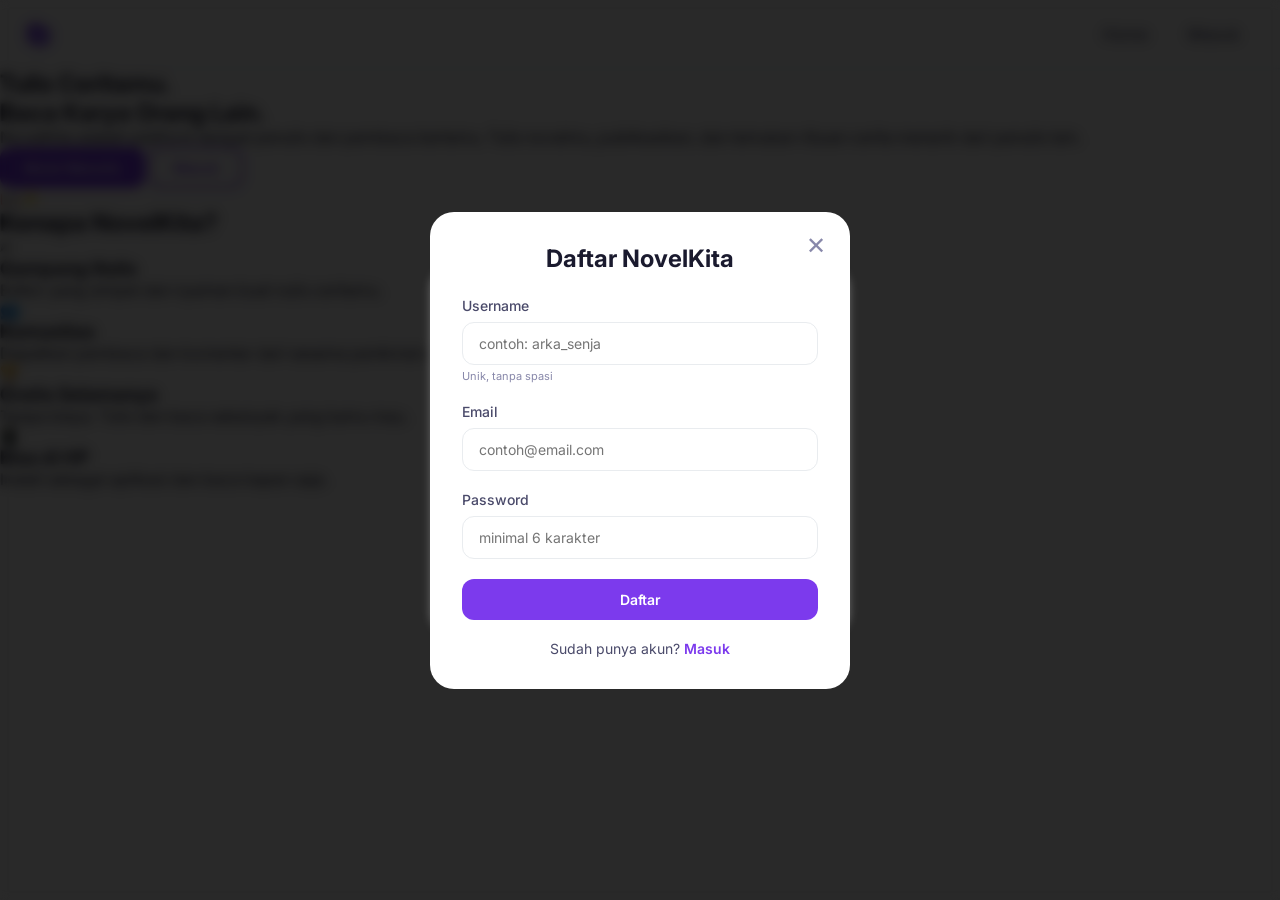
<file: index.html>
<!DOCTYPE html>
<html lang="id">
<head>
    <meta charset="UTF-8">
    <meta name="viewport" content="width=device-width, initial-scale=1.0, viewport-fit=cover">
    <title>NovelKita - Baca & Tulis Novel</title>
    <link rel="preconnect" href="https://fonts.googleapis.com">
    <link rel="preconnect" href="https://fonts.gstatic.com" crossorigin>
    <link href="https://fonts.googleapis.com/css2?family=Inter:opsz,wght@14..32,300;14..32,400;14..32,500;14..32,600;14..32,700;14..32,800&display=swap" rel="stylesheet">
    <link rel="stylesheet" href="style.css">
</head>
<body>

    <!-- NAVIGATION -->
    <nav class="navbar">
        <div class="nav-container">
            <div class="nav-logo">
                <span class="logo-icon">📚</span>
            </div>
            <div class="nav-links" id="navLinks">
                <a href="home.html" class="nav-link">Home</a>
                <a href="#" class="nav-link" id="loginNavBtn">Masuk</a>
            </div>
            <button class="menu-toggle" id="menuToggle">☰</button>
        </div>
    </nav>

    <!-- LANDING PAGE -->
    <main>
        <!-- Hero Section -->
        <section class="hero">
            <div class="hero-content">
                <h1 class="hero-title">Tulis Ceritamu.<br>Baca Karya Orang Lain.</h1>
                <p class="hero-desc">NovelKita adalah platform tempat penulis dan pembaca bertemu. Tulis novelmu, publikasikan, dan temukan ribuan cerita menarik dari penulis lain.</p>
                <div class="hero-buttons">
                    <button class="btn-primary" id="registerBtn">Mulai Menulis</button>
                    <button class="btn-secondary" id="loginBtn">Masuk</button>
                </div>
            </div>
            <div class="hero-image">
                <span class="hero-emoji">📖✨</span>
            </div>
        </section>

        <!-- Fitur Section -->
        <section class="features">
            <h2 class="section-title">Kenapa NovelKita?</h2>
            <div class="features-grid">
                <div class="feature-card">
                    <div class="feature-icon">✍️</div>
                    <h3>Gampang Nulis</h3>
                    <p>Editor yang simpel dan nyaman buat nulis ceritamu.</p>
                </div>
                <div class="feature-card">
                    <div class="feature-icon">👥</div>
                    <h3>Komunitas</h3>
                    <p>Dapatkan pembaca dan komentar dari sesama penikmat cerita.</p>
                </div>
                <div class="feature-card">
                    <div class="feature-icon">🏆</div>
                    <h3>Gratis Selamanya</h3>
                    <p>Tanpa biaya. Tulis dan baca sebanyak yang kamu mau.</p>
                </div>
                <div class="feature-card">
                    <div class="feature-icon">📱</div>
                    <h3>Bisa di HP</h3>
                    <p>Install sebagai aplikasi dan baca kapan saja.</p>
                </div>
            </div>
        </section>
    </main>

    <!-- MODAL LOGIN -->
    <div id="loginModal" class="modal hidden">
        <div class="modal-content">
            <button class="modal-close" id="closeLoginModal">✕</button>
            <h2 class="modal-title">Masuk ke NovelKita</h2>
            <form id="loginForm">
                <div class="input-group">
                    <label>Email / Username</label>
                    <input type="text" id="loginEmail" placeholder="contoh@email.com atau username" required>
                </div>
                <div class="input-group">
                    <label>Password</label>
                    <input type="password" id="loginPassword" placeholder="••••••••" required>
                </div>
                <button type="submit" class="btn-primary full-width">Masuk</button>
                <p class="modal-footer-text">Belum punya akun? <span id="switchToRegister">Daftar</span></p>
            </form>
        </div>
    </div>

    <!-- MODAL REGISTER -->
    <div id="registerModal" class="modal hidden">
        <div class="modal-content">
            <button class="modal-close" id="closeRegisterModal">✕</button>
            <h2 class="modal-title">Daftar NovelKita</h2>
            <form id="registerForm">
                <div class="input-group">
                    <label>Username</label>
                    <input type="text" id="regUsername" placeholder="contoh: arka_senja" required>
                    <small class="input-hint">Unik, tanpa spasi</small>
                </div>
                <div class="input-group">
                    <label>Email</label>
                    <input type="email" id="regEmail" placeholder="contoh@email.com" required>
                </div>
                <div class="input-group">
                    <label>Password</label>
                    <input type="password" id="regPassword" placeholder="minimal 6 karakter" required>
                </div>
                <button type="submit" class="btn-primary full-width">Daftar</button>
                <p class="modal-footer-text">Sudah punya akun? <span id="switchToLogin">Masuk</span></p>
            </form>
        </div>
    </div>

    <script src="mock-data.js"></script>
    <script src="auth.js"></script>
    <script src="utils.js"></script>
    <script src="theme.js"></script>
</body>
</html>
</file>
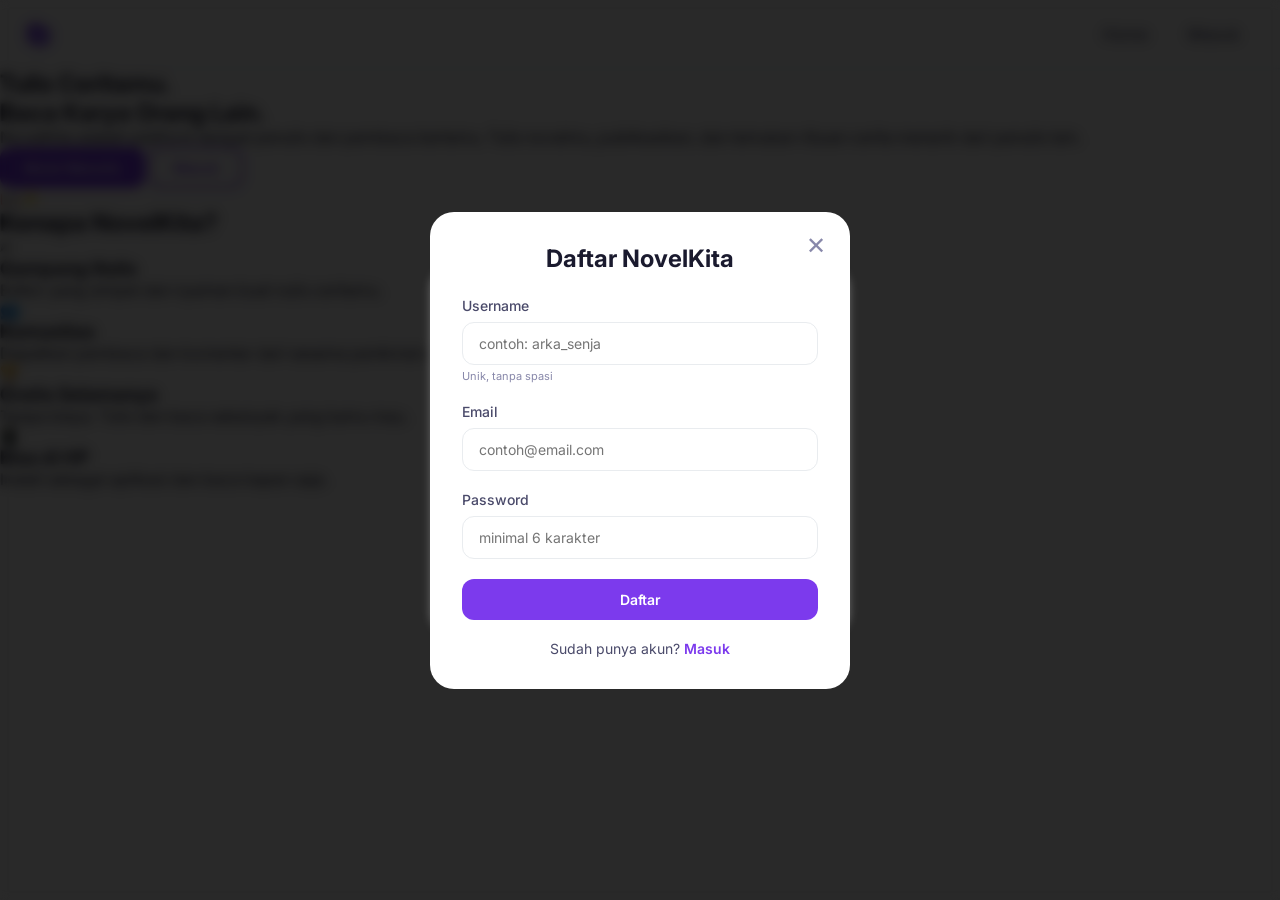
<file: chapter-edit.html>
<!DOCTYPE html>
<html lang="id">
<head>
    <meta charset="UTF-8">
    <meta name="viewport" content="width=device-width, initial-scale=1.0">
    <title>Edit Chapter - NovelKita</title>
    <link rel="preconnect" href="https://fonts.googleapis.com">
    <link rel="preconnect" href="https://fonts.gstatic.com" crossorigin>
    <link href="https://fonts.googleapis.com/css2?family=Inter:opsz,wght@14..32,300;14..32,400;14..32,500;14..32,600;14..32,700;14..32,800&display=swap" rel="stylesheet">
    <link rel="stylesheet" href="style.css">
    <style>
        .edit-container {
            max-width: 800px;
            margin: 0 auto;
        }

        .edit-card {
            background: var(--bg-secondary);
            border-radius: var(--radius-lg);
            padding: 32px;
            border: 1px solid var(--border);
        }

        .form-group {
            margin-bottom: 20px;
        }

        .form-group label {
            display: block;
            margin-bottom: 8px;
            font-weight: 500;
            font-size: 14px;
            color: var(--text-secondary);
        }

        .form-group input,
        .form-group textarea {
            width: 100%;
            padding: 12px 16px;
            border: 1px solid var(--border);
            border-radius: var(--radius);
            background: var(--bg-primary);
            color: var(--text-primary);
            font-family: var(--font);
            font-size: 14px;
            transition: var(--transition);
        }

        .form-group input:focus,
        .form-group textarea:focus {
            outline: none;
            border-color: var(--primary);
            box-shadow: 0 0 0 3px rgba(124,58,237,0.1);
        }

        .chapter-editor {
            width: 100%;
            padding: 16px;
            border: 1px solid var(--border);
            border-radius: var(--radius);
            background: var(--bg-primary);
            color: var(--text-primary);
            font-family: var(--font);
            font-size: 16px;
            line-height: 1.8;
            resize: vertical;
            min-height: 400px;
            transition: var(--transition);
        }

        .chapter-editor:focus {
            outline: none;
            border-color: var(--primary);
            box-shadow: 0 0 0 3px rgba(124,58,237,0.1);
        }

        .form-actions {
            display: flex;
            gap: 12px;
            margin-top: 28px;
        }

        .page-header {
            display: flex;
            align-items: center;
            gap: 16px;
            margin-bottom: 24px;
        }

        .back-btn {
            background: none;
            border: none;
            font-size: 20px;
            cursor: pointer;
            color: var(--text-secondary);
            padding: 4px 8px;
            border-radius: var(--radius);
            transition: var(--transition);
        }

        .back-btn:hover {
            background: var(--bg-secondary);
            color: var(--text-primary);
        }

        .novel-badge {
            font-size: 13px;
            color: var(--text-muted);
            margin-bottom: 24px;
        }

        .word-count {
            font-size: 12px;
            color: var(--text-muted);
            text-align: right;
            margin-top: 6px;
        }

        .chapter-list-section {
            margin-top: 32px;
            background: var(--bg-secondary);
            border-radius: var(--radius-lg);
            padding: 24px;
            border: 1px solid var(--border);
        }

        .chapter-list-section h3 {
            margin-bottom: 16px;
        }

        .chapter-item-manage {
            display: flex;
            justify-content: space-between;
            align-items: center;
            padding: 12px 16px;
            border-bottom: 1px solid var(--border);
            transition: background 0.2s;
        }

        .chapter-item-manage:hover {
            background: var(--bg-primary);
        }

        .chapter-item-manage:last-child {
            border-bottom: none;
        }

        .chapter-item-actions {
            display: flex;
            gap: 8px;
        }

        .icon-btn {
            background: none;
            border: none;
            padding: 6px 10px;
            border-radius: var(--radius);
            cursor: pointer;
            font-size: 14px;
            color: var(--text-secondary);
            transition: var(--transition);
        }

        .icon-btn:hover {
            background: var(--bg-tertiary);
            color: var(--text-primary);
        }

        .icon-btn.danger:hover {
            background: #fee2e2;
            color: #dc2626;
        }
    </style>
</head>
<body>
    <nav class="navbar">
        <div class="nav-container">
            <div class="nav-logo" onclick="window.location.href='home.html'">NovelKita</div>
            <div class="nav-links" id="navLinks"></div>
            <button class="menu-toggle" id="menuToggle">menu</button>
        </div>
    </nav>

    <main class="container">
        <div class="edit-container">
            <div class="page-header">
                <button class="back-btn" onclick="goBack()">&#8592;</button>
                <h1 id="pageTitle">Tambah Chapter</h1>
            </div>

            <div class="novel-badge" id="novelBadge"></div>

            <div class="edit-card">
                <form id="chapterForm">
                    <div class="form-group">
                        <label>Judul Chapter</label>
                        <input type="text" id="chapterTitle" placeholder="contoh: Bab 1: Awal Mula" required>
                    </div>
                    <div class="form-group">
                        <label>Konten</label>
                        <textarea class="chapter-editor" id="chapterContent" placeholder="Tulis isi chapter di sini..."></textarea>
                        <div class="word-count" id="wordCount">0 kata</div>
                    </div>
                    <div class="form-actions">
                        <button type="submit" class="btn-primary" id="saveBtn">Simpan Chapter</button>
                        <button type="button" class="btn-secondary" onclick="goBack()">Batal</button>
                    </div>
                </form>
            </div>

            <div class="chapter-list-section" id="chapterListSection" style="display:none;">
                <h3>Chapter yang Ada</h3>
                <div id="chapterListContainer"></div>
            </div>
        </div>
    </main>

    <div id="toast-container"></div>

    <script src="mock-data.js"></script>
    <script src="utils.js"></script>
    <script src="theme.js"></script>
    <script src="auth.js"></script>
    <script src="chapter-edit.js"></script>
</body>
</html>
</file>
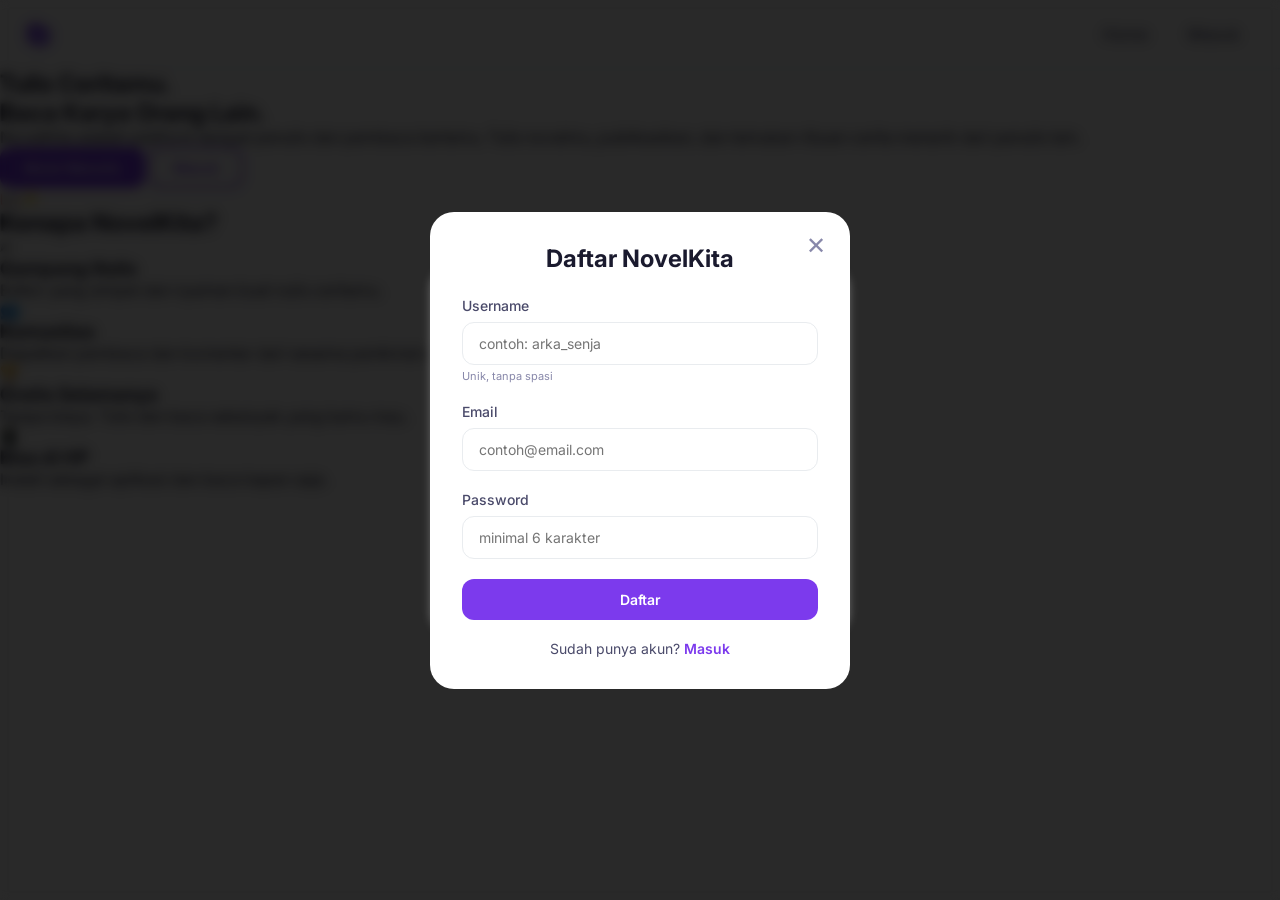
<file: dashboard.html>
<!DOCTYPE html>
<html lang="id">
<head>
    <meta charset="UTF-8">
    <meta name="viewport" content="width=device-width, initial-scale=1.0">
    <title>Dashboard - NovelKita</title>
    <link rel="preconnect" href="https://fonts.googleapis.com">
    <link rel="preconnect" href="https://fonts.gstatic.com" crossorigin>
    <link href="https://fonts.googleapis.com/css2?family=Inter:opsz,wght@14..32,300;14..32,400;14..32,500;14..32,600;14..32,700;14..32,800&display=swap" rel="stylesheet">
    <link rel="stylesheet" href="style.css">
    <style>
        .dashboard-stats {
            display: grid;
            grid-template-columns: repeat(4, 1fr);
            gap: 20px;
            margin-bottom: 32px;
        }
        
        .stat-card {
            background: var(--bg-secondary);
            border-radius: var(--radius-lg);
            padding: 20px;
            text-align: center;
            border: 1px solid var(--border);
        }
        
        .stat-card-value {
            font-size: 32px;
            font-weight: 800;
            color: var(--primary);
        }
        
        .stat-card-label {
            font-size: 13px;
            color: var(--text-muted);
            margin-top: 8px;
        }
        
        .dashboard-header {
            display: flex;
            justify-content: space-between;
            align-items: center;
            margin-bottom: 24px;
            flex-wrap: wrap;
            gap: 16px;
        }
        
        .novel-table {
            background: var(--bg-secondary);
            border-radius: var(--radius-lg);
            overflow: hidden;
            border: 1px solid var(--border);
        }
        
        .novel-row {
            display: grid;
            grid-template-columns: 60px 1fr 100px 100px 100px 120px;
            gap: 12px;
            padding: 16px 20px;
            border-bottom: 1px solid var(--border);
            align-items: center;
        }
        
        .novel-header {
            background: var(--bg-tertiary);
            font-weight: 600;
            color: var(--text-secondary);
            font-size: 13px;
        }
        
        .novel-status {
            padding: 4px 8px;
            border-radius: 20px;
            font-size: 11px;
            font-weight: 600;
            text-align: center;
            width: fit-content;
        }
        
        .status-published {
            background: var(--success);
            color: white;
        }
        
        .status-draft {
            background: var(--warning);
            color: white;
        }
        
        .status-completed {
            background: var(--primary);
            color: white;
        }
        
        .novel-actions {
            display: flex;
            gap: 8px;
        }
        
        .action-icon {
            background: none;
            border: none;
            font-size: 18px;
            cursor: pointer;
            padding: 4px 8px;
            border-radius: var(--radius);
            transition: var(--transition);
        }
        
        .action-icon:hover {
            background: var(--bg-primary);
        }
        
        @media (max-width: 768px) {
            .dashboard-stats {
                grid-template-columns: repeat(2, 1fr);
            }
            
            .novel-row {
                grid-template-columns: 1fr;
                gap: 8px;
            }
            
            .novel-header {
                display: none;
            }
            
            .novel-actions {
                justify-content: flex-start;
            }
        }
    </style>
</head>
<body>
    <nav class="navbar">
        <div class="nav-container">
            <div class="nav-logo" onclick="window.location.href='home.html'">📚 NovelKita</div>
            <div class="nav-links" id="navLinks"></div>
            <button class="menu-toggle" id="menuToggle">☰</button>
        </div>
    </nav>

    <main class="container">
        <div class="dashboard-header">
            <h1>📊 Dashboard Penulis</h1>
            <button class="btn-primary" onclick="window.location.href='novel-edit.html?new=true'">
                + Novel Baru
            </button>
        </div>
        
        <div class="dashboard-stats" id="dashboardStats"></div>
        
        <h2 style="margin-bottom: 16px;">📖 Novel Saya</h2>
        <div class="novel-table">
            <div class="novel-row novel-header">
                <div>#</div>
                <div>Judul</div>
                <div>Genre</div>
                <div>Status</div>
                <div>Views</div>
                <div>Aksi</div>
            </div>
            <div id="novelsList"></div>
        </div>
    </main>

    <div id="toast-container"></div>

    <script src="mock-data.js"></script>
    <script src="utils.js"></script>
    <script src="theme.js"></script>
    <script src="auth.js"></script>
    <script src="dashboard.js"></script>
</body>
</html>
</file>
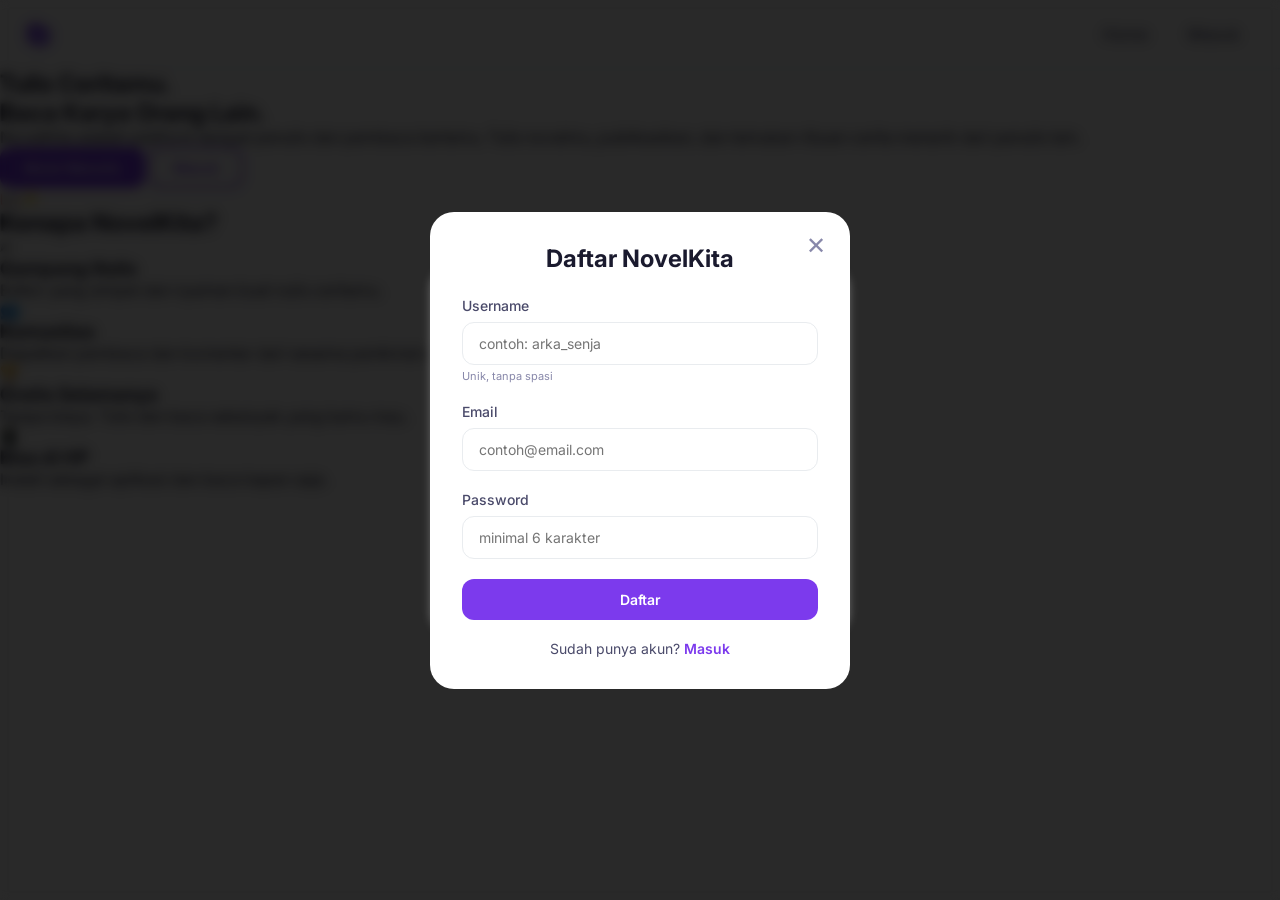
<file: favorites.html>
<!DOCTYPE html>
<html lang="id">
<head>
    <meta charset="UTF-8">
    <meta name="viewport" content="width=device-width, initial-scale=1.0">
    <title>Rak Bacaan - NovelKita</title>
    <link rel="preconnect" href="https://fonts.googleapis.com">
    <link rel="preconnect" href="https://fonts.gstatic.com" crossorigin>
    <link href="https://fonts.googleapis.com/css2?family=Inter:opsz,wght@14..32,300;14..32,400;14..32,500;14..32,600;14..32,700;14..32,800&display=swap" rel="stylesheet">
    <link rel="stylesheet" href="style.css">
</head>
<body>
    <nav class="navbar">
        <div class="nav-container">
            <div class="nav-logo" onclick="window.location.href='home.html'">📚 NovelKita</div>
            <div class="nav-links" id="navLinks"></div>
            <button class="menu-toggle" id="menuToggle">☰</button>
        </div>
    </nav>

    <main class="container">
        <h1>❤️ Rak Bacaan Saya</h1>
        <p style="margin-bottom: 24px; color: var(--text-muted);">Novel yang kamu simpan akan muncul di sini</p>
        
        <div class="novels-grid" id="favoritesGrid"></div>
    </main>

    <div id="toast-container"></div>

    <script src="mock-data.js"></script>
    <script src="utils.js"></script>
    <script src="theme.js"></script>
    <script src="auth.js"></script>
    <script src="favorites.js"></script>
</body>
</html>
</file>
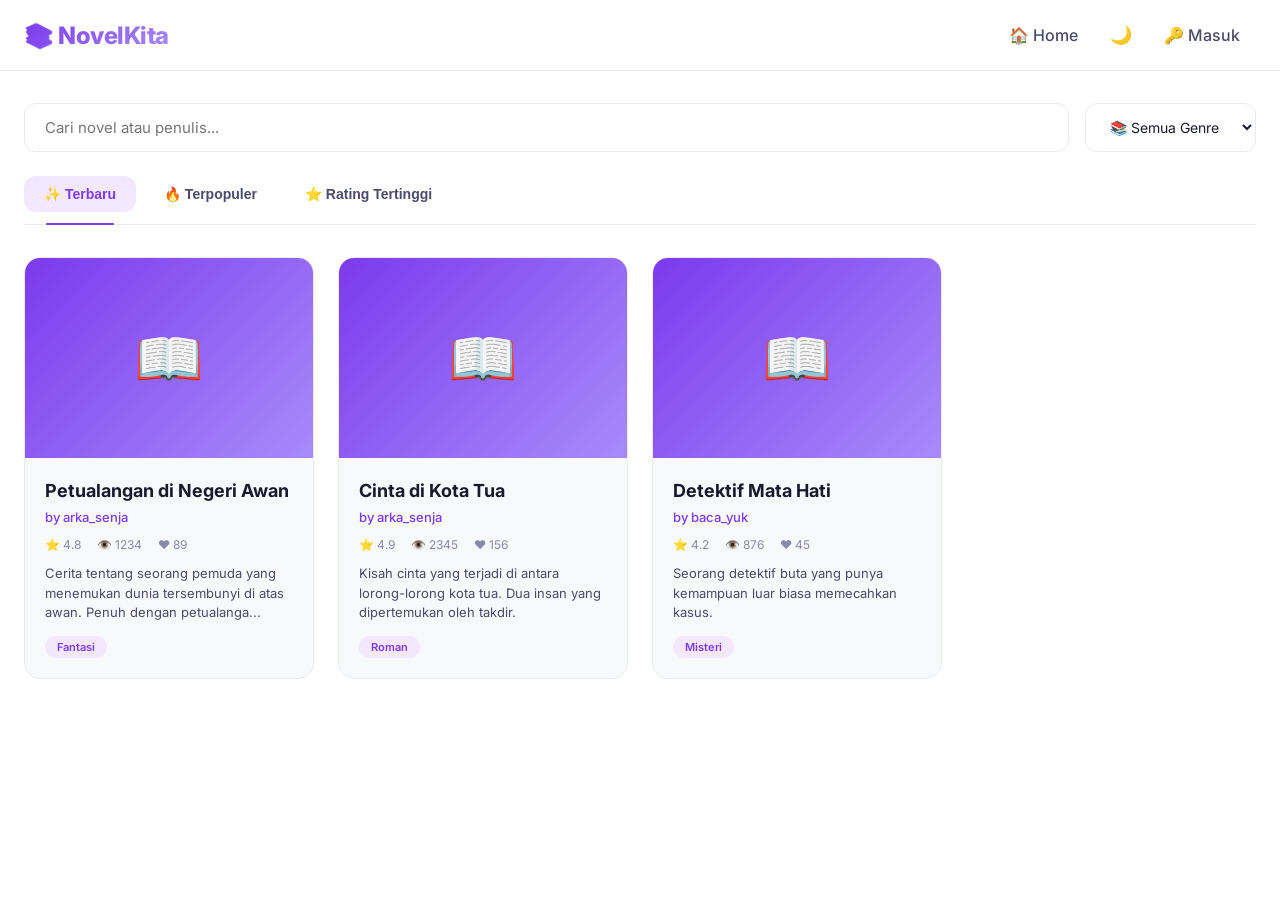
<file: home.html>
<!DOCTYPE html>
<html lang="id">
<head>
    <meta charset="UTF-8">
    <meta name="viewport" content="width=device-width, initial-scale=1.0">
    <title>Home - NovelKita</title>
    <link rel="preconnect" href="https://fonts.googleapis.com">
    <link rel="preconnect" href="https://fonts.gstatic.com" crossorigin>
    <link href="https://fonts.googleapis.com/css2?family=Inter:opsz,wght@14..32,300;14..32,400;14..32,500;14..32,600;14..32,700;14..32,800&display=swap" rel="stylesheet">
    <link rel="stylesheet" href="style.css">
</head>
<body>
    <nav class="navbar">
        <div class="nav-container">
            <div class="nav-logo" onclick="window.location.href='home.html'">📚 NovelKita</div>
            <div class="nav-links" id="navLinks"></div>
            <button class="menu-toggle" id="menuToggle">☰</button>
        </div>
    </nav>

    <main class="container">
        <div class="search-section">
            <div class="search-bar">
                <input type="text" id="searchInput" placeholder="Cari novel atau penulis..." class="search-input">
                <select id="genreFilter" class="genre-select">
                    <option value="all">📚 Semua Genre</option>
                    <option value="Fantasi">🧙 Fantasi</option>
                    <option value="Roman">💕 Roman</option>
                    <option value="Misteri">🕵️ Misteri</option>
                    <option value="Horor">👻 Horor</option>
                    <option value="Komedi">😂 Komedi</option>
                    <option value="Petualangan">🗺️ Petualangan</option>
                    <option value="Sci-Fi">🚀 Sci-Fi</option>
                </select>
            </div>

            <div class="tabs">
                <button class="tab-btn active" data-tab="latest">✨ Terbaru</button>
                <button class="tab-btn" data-tab="popular">🔥 Terpopuler</button>
                <button class="tab-btn" data-tab="top">⭐ Rating Tertinggi</button>
            </div>
        </div>

        <div class="novels-grid" id="novelsGrid"></div>
    </main>

    <div id="toast-container"></div>

    <script src="mock-data.js"></script>
    <script src="utils.js"></script>
    <script src="theme.js"></script>
    <script src="auth.js"></script>
    <script src="home.js"></script>
</body>
</html>
</file>
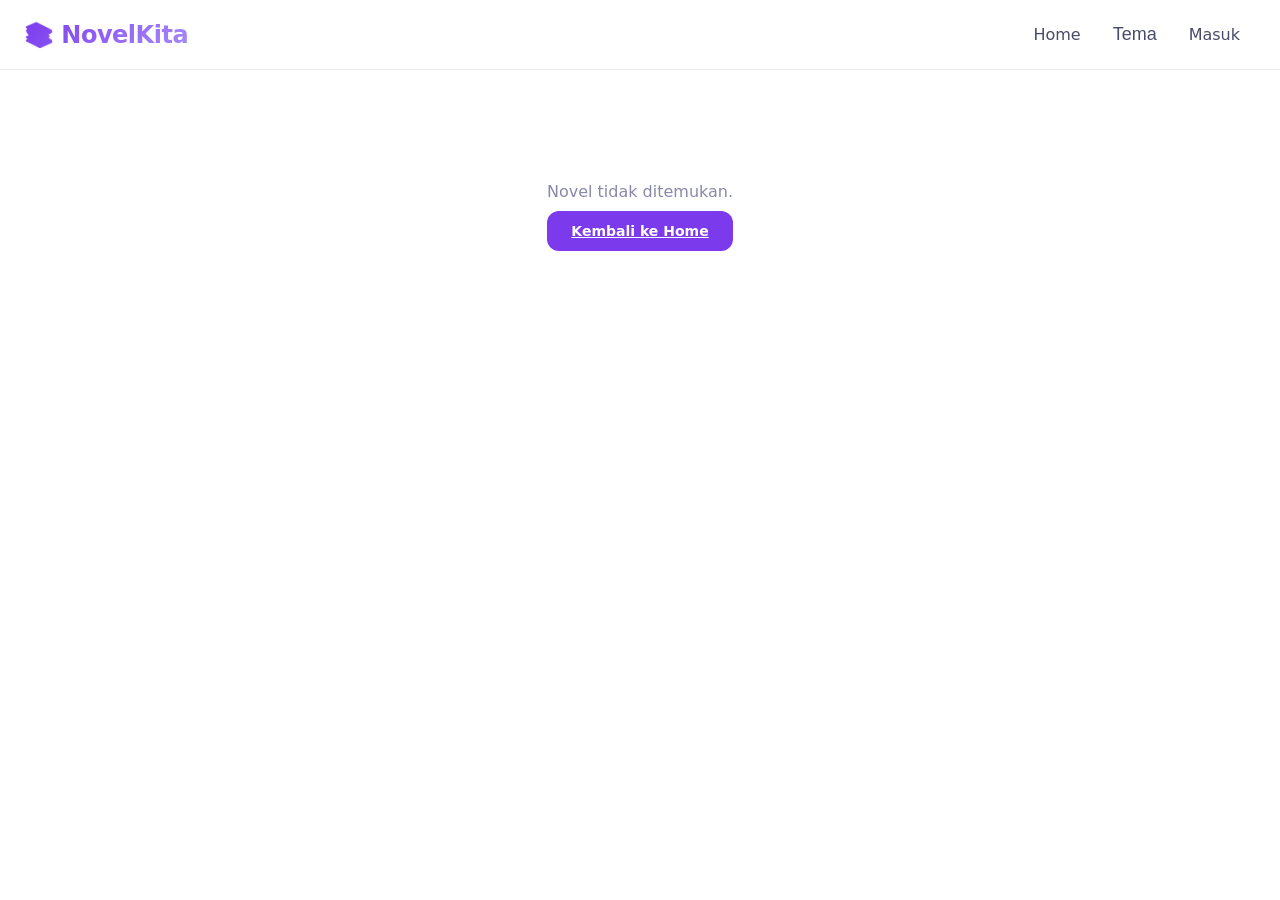
<file: novel-detail.html>
<!DOCTYPE html>
<html lang="id">
<head>
    <meta charset="UTF-8">
    <meta name="viewport" content="width=device-width, initial-scale=1.0">
    <title>Detail Novel - NovelKita</title>
    <link rel="stylesheet" href="style.css">
    <style>
        /* Additional styles for novel detail */
        .novel-detail-header {
            background: var(--bg-secondary);
            border-radius: var(--radius-lg);
            padding: 32px;
            margin-bottom: 32px;
        }
        
        .novel-detail-cover {
            width: 200px;
            height: 280px;
            background: linear-gradient(135deg, var(--primary), var(--primary-light));
            border-radius: var(--radius);
            display: flex;
            align-items: center;
            justify-content: center;
            font-size: 64px;
            margin-right: 32px;
            float: left;
        }
        
        .novel-detail-title {
            font-size: 32px;
            font-weight: 800;
            margin-bottom: 12px;
        }
        
        .novel-detail-author {
            color: var(--primary);
            font-weight: 600;
            margin-bottom: 16px;
            cursor: pointer;
        }
        
        .novel-detail-stats {
            display: flex;
            gap: 24px;
            margin-bottom: 24px;
            padding: 16px 0;
            border-top: 1px solid var(--border);
            border-bottom: 1px solid var(--border);
        }
        
        .stat-item {
            text-align: center;
        }
        
        .stat-value {
            font-size: 20px;
            font-weight: 700;
            display: block;
        }
        
        .stat-label {
            font-size: 12px;
            color: var(--text-muted);
        }
        
        .novel-detail-desc {
            line-height: 1.8;
            margin-bottom: 24px;
            color: var(--text-secondary);
        }
        
        .novel-genre-badge {
            display: inline-block;
            background: var(--primary-light);
            color: white;
            padding: 6px 14px;
            border-radius: 20px;
            font-size: 12px;
            font-weight: 600;
        }
        
        .chapter-list {
            background: var(--bg-secondary);
            border-radius: var(--radius-lg);
            padding: 24px;
        }
        
        .chapter-item {
            display: flex;
            justify-content: space-between;
            align-items: center;
            padding: 16px;
            border-bottom: 1px solid var(--border);
            cursor: pointer;
            transition: background 0.2s;
        }
        
        .chapter-item:hover {
            background: var(--bg-primary);
        }
        
        .chapter-title {
            font-weight: 500;
        }
        
        .chapter-views {
            font-size: 12px;
            color: var(--text-muted);
        }
        
        .rating-section {
            margin-top: 32px;
            padding: 24px;
            background: var(--bg-secondary);
            border-radius: var(--radius-lg);
        }
        
        .stars {
            display: flex;
            gap: 8px;
            margin: 16px 0;
        }
        
        .star {
            font-size: 32px;
            cursor: pointer;
            color: var(--text-muted);
            transition: color 0.2s;
        }
        
        .star.active {
            color: #fbbf24;
        }
        
        .action-buttons {
            display: flex;
            gap: 12px;
            margin-top: 24px;
        }
        
        .btn-outline {
            background: transparent;
            border: 2px solid var(--primary);
            color: var(--primary);
            padding: 10px 20px;
            border-radius: var(--radius);
            font-weight: 600;
            cursor: pointer;
        }
        
        .btn-outline:hover {
            background: var(--primary);
            color: white;
        }
        
        @media (max-width: 768px) {
            .novel-detail-cover {
                float: none;
                margin: 0 auto 24px;
            }
            
            .novel-detail-stats {
                justify-content: space-around;
            }
        }
    </style>
</head>
<body>
    <nav class="navbar">
        <div class="nav-container">
            <div class="nav-logo">📚 NovelKita</div>
            <div class="nav-links" id="navLinks"></div>
            <button class="menu-toggle">☰</button>
        </div>
    </nav>

    <main class="container" id="mainContent">
        <div id="novelDetail"></div>
    </main>

    <script src="mock-data.js"></script>
    <script src="utils.js"></script>
    <script src="theme.js"></script>
    <script src="auth.js"></script>
    <div id="toast-container"></div>
    <script src="novel-detail.js"></script>
</body>
</html>
</file>
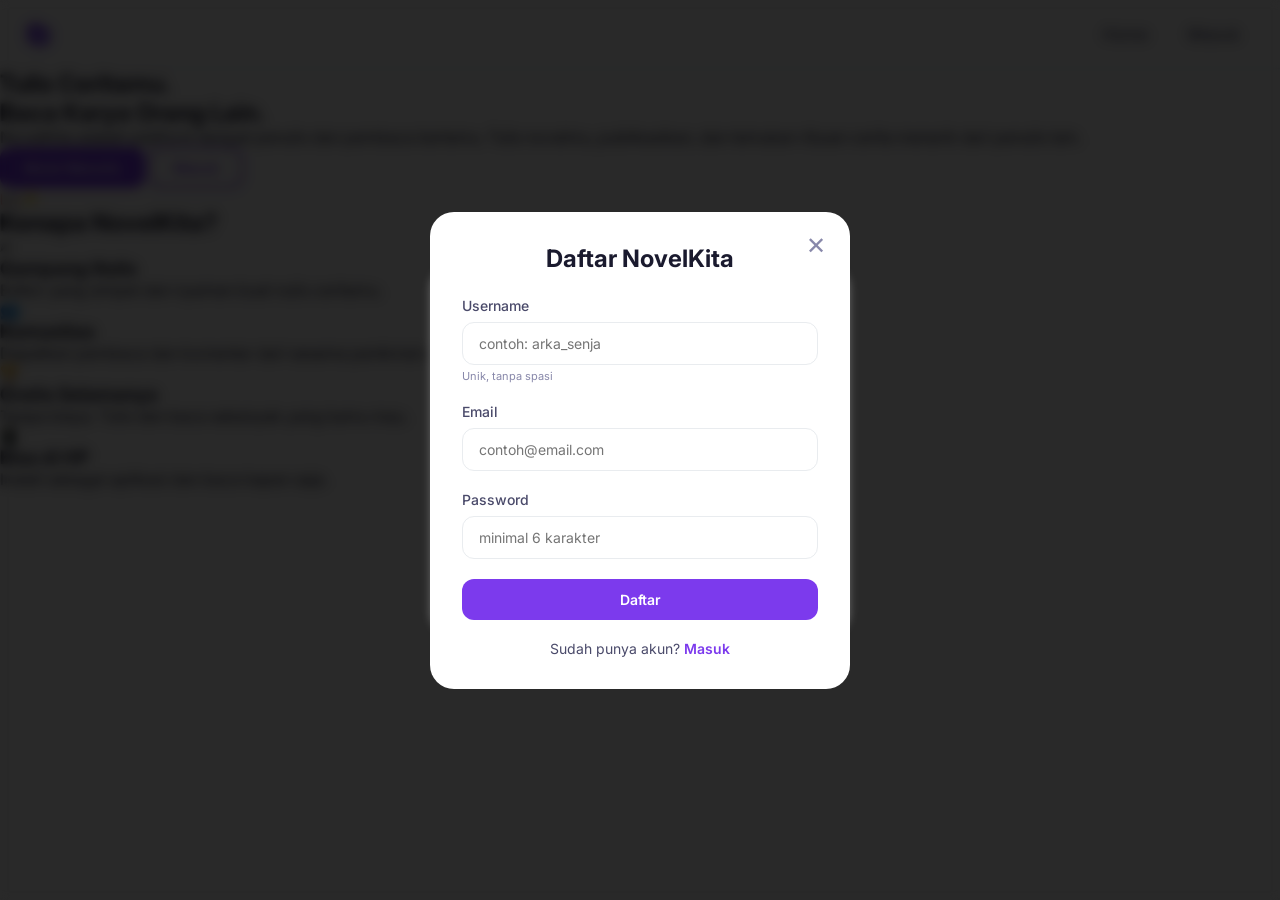
<file: novel-edit.html>
<!DOCTYPE html>
<html lang="id">
<head>
    <meta charset="UTF-8">
    <meta name="viewport" content="width=device-width, initial-scale=1.0">
    <title>Edit Novel - NovelKita</title>
    <link rel="preconnect" href="https://fonts.googleapis.com">
    <link rel="preconnect" href="https://fonts.gstatic.com" crossorigin>
    <link href="https://fonts.googleapis.com/css2?family=Inter:opsz,wght@14..32,300;14..32,400;14..32,500;14..32,600;14..32,700;14..32,800&display=swap" rel="stylesheet">
    <link rel="stylesheet" href="style.css">
    <style>
        .edit-container {
            max-width: 700px;
            margin: 0 auto;
        }

        .edit-card {
            background: var(--bg-secondary);
            border-radius: var(--radius-lg);
            padding: 32px;
            border: 1px solid var(--border);
        }

        .edit-card h2 {
            font-size: 22px;
            font-weight: 700;
            margin-bottom: 28px;
        }

        .form-group {
            margin-bottom: 20px;
        }

        .form-group label {
            display: block;
            margin-bottom: 8px;
            font-weight: 500;
            font-size: 14px;
            color: var(--text-secondary);
        }

        .form-group input,
        .form-group select,
        .form-group textarea {
            width: 100%;
            padding: 12px 16px;
            border: 1px solid var(--border);
            border-radius: var(--radius);
            background: var(--bg-primary);
            color: var(--text-primary);
            font-family: var(--font);
            font-size: 14px;
            transition: var(--transition);
        }

        .form-group input:focus,
        .form-group select:focus,
        .form-group textarea:focus {
            outline: none;
            border-color: var(--primary);
            box-shadow: 0 0 0 3px rgba(124,58,237,0.1);
        }

        .form-group textarea {
            resize: vertical;
            min-height: 120px;
        }

        .form-actions {
            display: flex;
            gap: 12px;
            margin-top: 28px;
        }

        .status-group {
            display: flex;
            gap: 12px;
            flex-wrap: wrap;
        }

        .status-option {
            display: none;
        }

        .status-label {
            padding: 10px 20px;
            border: 2px solid var(--border);
            border-radius: var(--radius);
            cursor: pointer;
            font-weight: 500;
            font-size: 14px;
            transition: var(--transition);
        }

        .status-option:checked + .status-label {
            border-color: var(--primary);
            background: var(--primary-bg);
            color: var(--primary);
        }

        .page-header {
            display: flex;
            align-items: center;
            gap: 16px;
            margin-bottom: 24px;
        }

        .back-btn {
            background: none;
            border: none;
            font-size: 20px;
            cursor: pointer;
            color: var(--text-secondary);
            padding: 4px 8px;
            border-radius: var(--radius);
            transition: var(--transition);
        }

        .back-btn:hover {
            background: var(--bg-secondary);
            color: var(--text-primary);
        }
    </style>
</head>
<body>
    <nav class="navbar">
        <div class="nav-container">
            <div class="nav-logo" onclick="window.location.href='home.html'">NovelKita</div>
            <div class="nav-links" id="navLinks"></div>
            <button class="menu-toggle" id="menuToggle">menu</button>
        </div>
    </nav>

    <main class="container">
        <div class="edit-container">
            <div class="page-header">
                <button class="back-btn" onclick="history.back()">&#8592;</button>
                <h1 id="pageTitle">Novel Baru</h1>
            </div>

            <div class="edit-card">
                <form id="novelForm">
                    <div class="form-group">
                        <label>Judul Novel</label>
                        <input type="text" id="novelTitle" placeholder="Masukkan judul novel..." required>
                    </div>
                    <div class="form-group">
                        <label>Genre</label>
                        <select id="novelGenre" required>
                            <option value="">Pilih Genre</option>
                            <option value="Fantasi">Fantasi</option>
                            <option value="Roman">Roman</option>
                            <option value="Misteri">Misteri</option>
                            <option value="Horor">Horor</option>
                            <option value="Komedi">Komedi</option>
                            <option value="Petualangan">Petualangan</option>
                            <option value="Sci-Fi">Sci-Fi</option>
                            <option value="Drama">Drama</option>
                            <option value="Thriller">Thriller</option>
                        </select>
                    </div>
                    <div class="form-group">
                        <label>Deskripsi</label>
                        <textarea id="novelDesc" placeholder="Ceritakan sinopsis novelmu..."></textarea>
                    </div>
                    <div class="form-group">
                        <label>Status</label>
                        <div class="status-group">
                            <input type="radio" name="novelStatus" id="statusDraft" value="draft" class="status-option" checked>
                            <label for="statusDraft" class="status-label">Draft</label>

                            <input type="radio" name="novelStatus" id="statusPublished" value="published" class="status-option">
                            <label for="statusPublished" class="status-label">Published</label>

                            <input type="radio" name="novelStatus" id="statusCompleted" value="completed" class="status-option">
                            <label for="statusCompleted" class="status-label">Completed</label>
                        </div>
                    </div>
                    <div class="form-actions">
                        <button type="submit" class="btn-primary" id="saveBtn">Simpan Novel</button>
                        <button type="button" class="btn-secondary" onclick="history.back()">Batal</button>
                    </div>
                </form>
            </div>
        </div>
    </main>

    <div id="toast-container"></div>

    <script src="mock-data.js"></script>
    <script src="utils.js"></script>
    <script src="theme.js"></script>
    <script src="auth.js"></script>
    <script src="novel-edit.js"></script>
</body>
</html>
</file>
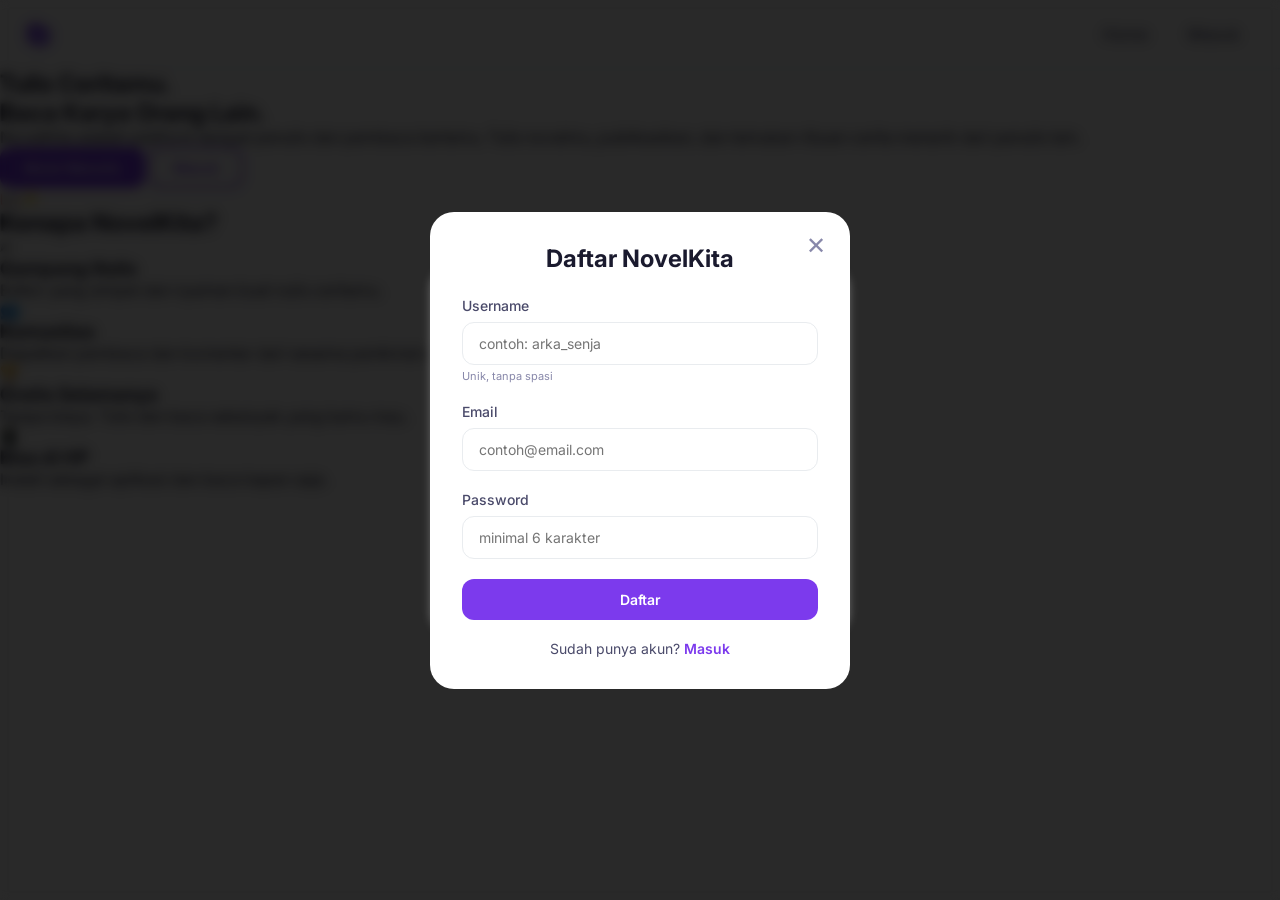
<file: profile.html>
<!DOCTYPE html>
<html lang="id">
<head>
    <meta charset="UTF-8">
    <meta name="viewport" content="width=device-width, initial-scale=1.0">
    <title>Profile - NovelKita</title>
    <link rel="preconnect" href="https://fonts.googleapis.com">
    <link rel="preconnect" href="https://fonts.gstatic.com" crossorigin>
    <link href="https://fonts.googleapis.com/css2?family=Inter:opsz,wght@14..32,300;14..32,400;14..32,500;14..32,600;14..32,700;14..32,800&display=swap" rel="stylesheet">
    <link rel="stylesheet" href="style.css">
    <style>
        .profile-container {
            max-width: 600px;
            margin: 0 auto;
        }

        .profile-card {
            background: var(--bg-secondary);
            border-radius: var(--radius-lg);
            padding: 32px;
            margin-bottom: 24px;
            border: 1px solid var(--border);
        }

        .profile-avatar-section {
            display: flex;
            align-items: center;
            gap: 24px;
            margin-bottom: 32px;
        }

        .profile-avatar {
            width: 80px;
            height: 80px;
            border-radius: 50%;
            background: linear-gradient(135deg, var(--primary), var(--primary-light));
            display: flex;
            align-items: center;
            justify-content: center;
            font-size: 36px;
            flex-shrink: 0;
        }

        .profile-avatar-info h2 {
            font-size: 22px;
            font-weight: 700;
            margin-bottom: 6px;
        }

        .role-badge {
            display: inline-block;
            padding: 4px 12px;
            border-radius: 20px;
            font-size: 12px;
            font-weight: 600;
        }

        .role-author {
            background: var(--primary-bg);
            color: var(--primary);
        }

        .role-reader {
            background: #e0f2fe;
            color: #0277bd;
        }

        [data-theme="dark"] .role-reader {
            background: #0c3652;
            color: #64b5f6;
        }

        .profile-form .input-group {
            margin-bottom: 20px;
        }

        .profile-form label {
            display: block;
            margin-bottom: 8px;
            font-weight: 500;
            font-size: 14px;
            color: var(--text-secondary);
        }

        .profile-form input,
        .profile-form textarea {
            width: 100%;
            padding: 12px 16px;
            border: 1px solid var(--border);
            border-radius: var(--radius);
            background: var(--bg-primary);
            color: var(--text-primary);
            font-family: var(--font);
            font-size: 14px;
            transition: var(--transition);
        }

        .profile-form input:focus,
        .profile-form textarea:focus {
            outline: none;
            border-color: var(--primary);
            box-shadow: 0 0 0 3px rgba(124,58,237,0.1);
        }

        .profile-form input:disabled {
            background: var(--bg-tertiary);
            color: var(--text-muted);
            cursor: not-allowed;
        }

        .profile-form textarea {
            resize: vertical;
            min-height: 100px;
        }

        .become-author-btn {
            width: 100%;
            margin-top: 8px;
        }

        .author-section {
            background: var(--bg-secondary);
            border-radius: var(--radius-lg);
            padding: 24px;
            border: 1px solid var(--border);
        }

        .author-section h3 {
            margin-bottom: 12px;
            font-size: 16px;
        }

        .author-section p {
            font-size: 14px;
            color: var(--text-secondary);
            margin-bottom: 16px;
        }
    </style>
</head>
<body>
    <nav class="navbar">
        <div class="nav-container">
            <div class="nav-logo" onclick="window.location.href='home.html'">Buku NovelKita</div>
            <div class="nav-links" id="navLinks"></div>
            <button class="menu-toggle" id="menuToggle">hamburger</button>
        </div>
    </nav>

    <main class="container">
        <div class="profile-container">
            <div class="profile-card">
                <div class="profile-avatar-section">
                    <div class="profile-avatar" id="profileAvatar">P</div>
                    <div class="profile-avatar-info">
                        <h2 id="profileDisplayName">-</h2>
                        <span class="role-badge" id="profileRole">-</span>
                    </div>
                </div>

                <form class="profile-form" id="profileForm">
                    <div class="input-group">
                        <label>Username</label>
                        <input type="text" id="profileUsername" disabled>
                    </div>
                    <div class="input-group">
                        <label>Email</label>
                        <input type="email" id="profileEmail" disabled>
                    </div>
                    <div class="input-group">
                        <label>Bio</label>
                        <textarea id="profileBio" placeholder="Ceritakan sedikit tentang dirimu..."></textarea>
                    </div>
                    <button type="submit" class="btn-primary">Simpan Perubahan</button>
                </form>
            </div>

            <div class="author-section" id="becomeAuthorSection" style="display:none;">
                <h3>Ingin menjadi penulis?</h3>
                <p>Daftarkan dirimu sebagai penulis dan mulai publish novel pertamamu!</p>
                <button class="btn-primary become-author-btn" id="becomeAuthorBtn">Jadi Penulis</button>
            </div>
        </div>
    </main>

    <div id="toast-container"></div>

    <script src="mock-data.js"></script>
    <script src="utils.js"></script>
    <script src="theme.js"></script>
    <script src="auth.js"></script>
    <script src="profile.js"></script>
</body>
</html>
</file>
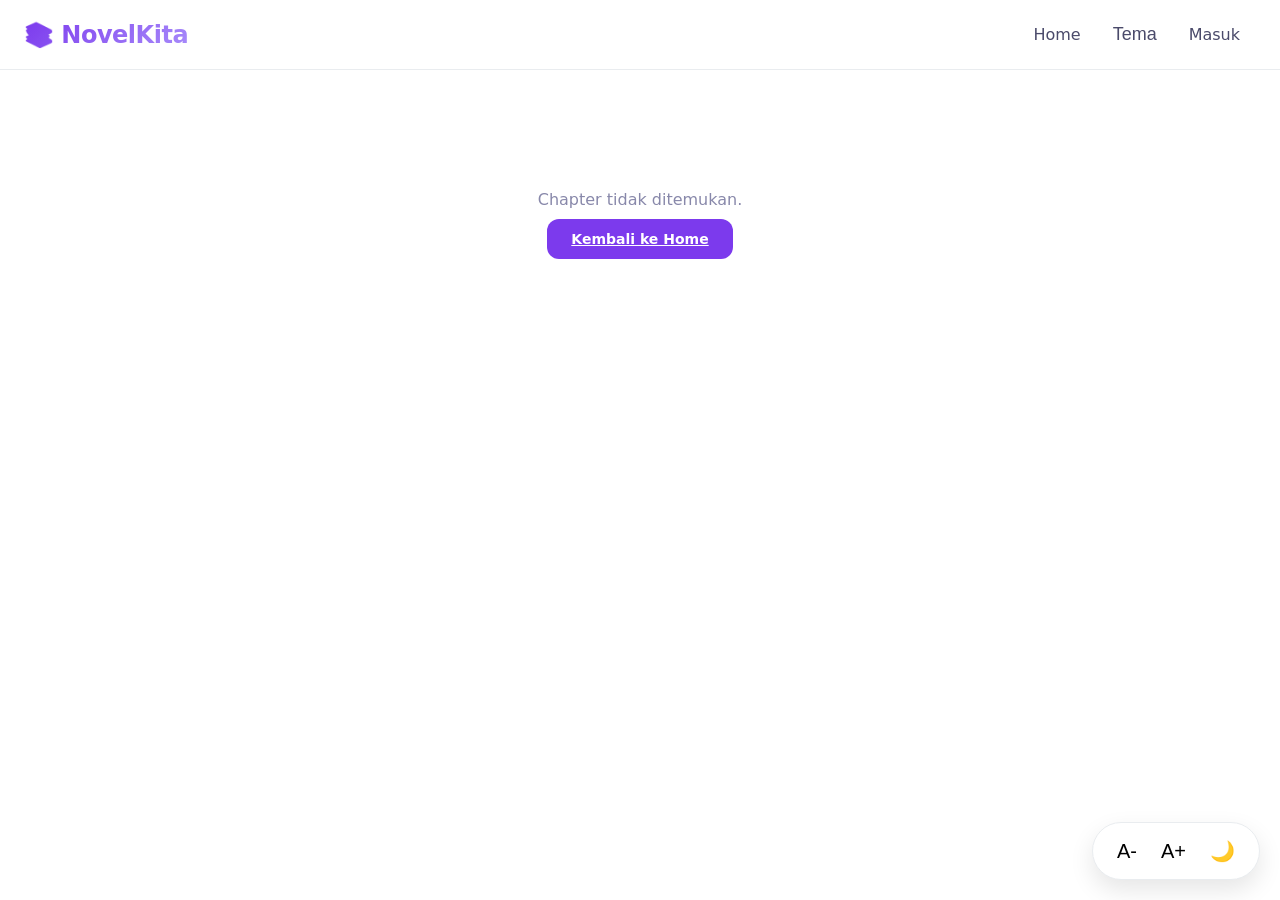
<file: read.html>
<!DOCTYPE html>
<html lang="id">
<head>
    <meta charset="UTF-8">
    <meta name="viewport" content="width=device-width, initial-scale=1.0">
    <title>Baca Novel - NovelKita</title>
    <link rel="stylesheet" href="style.css">
    <style>
        .reading-container {
            max-width: 800px;
            margin: 0 auto;
            padding: 40px 24px;
        }
        
        .chapter-title {
            font-size: 28px;
            font-weight: 700;
            text-align: center;
            margin-bottom: 40px;
        }
        
        .chapter-content {
            font-size: 18px;
            line-height: 1.8;
            margin-bottom: 60px;
        }
        
        .chapter-content p {
            margin-bottom: 24px;
        }
        
        .reading-nav {
            display: flex;
            justify-content: space-between;
            gap: 16px;
            margin-top: 40px;
            padding-top: 24px;
            border-top: 1px solid var(--border);
        }
        
        .reading-nav button {
            flex: 1;
        }
        
        .reading-controls {
            position: fixed;
            bottom: 20px;
            right: 20px;
            display: flex;
            gap: 8px;
            background: var(--bg-primary);
            padding: 8px 16px;
            border-radius: 40px;
            box-shadow: var(--shadow-lg);
            border: 1px solid var(--border);
        }
        
        .reading-controls button {
            background: none;
            border: none;
            font-size: 20px;
            cursor: pointer;
            padding: 8px;
            border-radius: 50%;
            transition: background 0.2s;
        }
        
        .reading-controls button:hover {
            background: var(--bg-secondary);
        }
        
        @media (max-width: 768px) {
            .chapter-content {
                font-size: 16px;
            }
            
            .chapter-title {
                font-size: 22px;
            }
            
            .reading-nav {
                flex-direction: column;
            }
        }
    </style>
</head>
<body>
    <nav class="navbar">
        <div class="nav-container">
            <div class="nav-logo">📚 NovelKita</div>
            <div class="nav-links" id="navLinks"></div>
            <button class="menu-toggle">☰</button>
        </div>
    </nav>

    <main class="reading-container" id="readingContent">
        <div id="chapterView"></div>
    </main>

    <div class="reading-controls">
        <button id="decreaseFontBtn" title="Perkecil teks">A-</button>
        <button id="increaseFontBtn" title="Perbesar teks">A+</button>
        <button id="themeToggleReading" title="Mode gelap/terang">🌙</button>
    </div>

    <script src="mock-data.js"></script>
    <script src="utils.js"></script>
    <script src="theme.js"></script>
    <script src="auth.js"></script>
    <script src="read.js"></script>
</body>
</html>
</file>
<file: style.css>
/* ========================================
   NOVELKITA - COMPLETE STYLES
   ======================================== */

   * {
    margin: 0;
    padding: 0;
    box-sizing: border-box;
}

:root {
    /* Light mode (default) */
    --bg-primary: #ffffff;
    --bg-secondary: #f8f9fa;
    --bg-tertiary: #f1f3f5;
    --text-primary: #1a1a2e;
    --text-secondary: #4a4a6a;
    --text-muted: #8888aa;
    --border: #e9ecef;
    --border-dark: #dee2e6;
    --primary: #7c3aed;
    --primary-dark: #6d28d9;
    --primary-light: #a78bfa;
    --primary-bg: #f3e8ff;
    --success: #10b981;
    --error: #ef4444;
    --warning: #f59e0b;
    --shadow: 0 1px 3px rgba(0,0,0,0.08);
    --shadow-md: 0 4px 12px rgba(0,0,0,0.08);
    --shadow-lg: 0 10px 25px rgba(0,0,0,0.1);
    --radius: 12px;
    --radius-lg: 16px;
    --radius-xl: 24px;
    --font: 'Inter', system-ui, -apple-system, sans-serif;
    --transition: all 0.2s ease;
}

/* Dark mode */
[data-theme="dark"] {
    --bg-primary: #0f0f1a;
    --bg-secondary: #1a1a2e;
    --bg-tertiary: #16213e;
    --text-primary: #eeeeee;
    --text-secondary: #aaaaaa;
    --text-muted: #666666;
    --border: #2a2a3e;
    --border-dark: #1e1e2e;
    --primary-bg: #2d1b4e;
}

body {
    font-family: var(--font);
    background: var(--bg-primary);
    color: var(--text-primary);
    transition: var(--transition);
    min-height: 100vh;
}

/* ========================================
   NAVBAR - PREMIUM
   ======================================== */

.navbar {
    position: sticky;
    top: 0;
    background: var(--bg-primary);
    border-bottom: 1px solid var(--border);
    padding: 0;
    z-index: 100;
    backdrop-filter: blur(10px);
}

.nav-container {
    max-width: 1280px;
    margin: 0 auto;
    padding: 16px 24px;
    display: flex;
    justify-content: space-between;
    align-items: center;
}

.nav-logo {
    font-size: 24px;
    font-weight: 800;
    background: linear-gradient(135deg, var(--primary), var(--primary-light));
    -webkit-background-clip: text;
    -webkit-text-fill-color: transparent;
    cursor: pointer;
    letter-spacing: -0.5px;
}

.nav-links {
    display: flex;
    gap: 8px;
    align-items: center;
}

.nav-link {
    text-decoration: none;
    color: var(--text-secondary);
    font-weight: 500;
    padding: 8px 16px;
    border-radius: var(--radius);
    transition: var(--transition);
}

.nav-link:hover {
    color: var(--primary);
    background: var(--primary-bg);
}

.theme-btn {
    background: none;
    border: none;
    font-size: 18px;
    cursor: pointer;
    padding: 8px;
    border-radius: 50%;
    transition: var(--transition);
    color: var(--text-secondary);
}

.theme-btn:hover {
    background: var(--bg-secondary);
    color: var(--primary);
}

.menu-toggle {
    display: none;
    background: none;
    border: none;
    font-size: 24px;
    cursor: pointer;
    color: var(--text-primary);
}

/* ========================================
   CONTAINER & LAYOUT
   ======================================== */

.container {
    max-width: 1280px;
    margin: 0 auto;
    padding: 32px 24px;
    min-height: calc(100vh - 70px);
}

/* ========================================
   SEARCH BAR
   ======================================== */

.search-section {
    margin-bottom: 32px;
}

.search-bar {
    display: flex;
    gap: 16px;
    margin-bottom: 24px;
    flex-wrap: wrap;
}

.search-input {
    flex: 1;
    padding: 14px 20px;
    border: 1px solid var(--border);
    border-radius: var(--radius);
    background: var(--bg-primary);
    color: var(--text-primary);
    font-family: var(--font);
    font-size: 15px;
    transition: var(--transition);
}

.search-input:focus {
    outline: none;
    border-color: var(--primary);
    box-shadow: 0 0 0 3px rgba(124,58,237,0.1);
}

.genre-select {
    padding: 14px 20px;
    border: 1px solid var(--border);
    border-radius: var(--radius);
    background: var(--bg-primary);
    color: var(--text-primary);
    font-family: var(--font);
    font-size: 14px;
    cursor: pointer;
    min-width: 150px;
}

/* ========================================
   TABS
   ======================================== */

.tabs {
    display: flex;
    gap: 8px;
    margin-bottom: 32px;
    border-bottom: 1px solid var(--border);
    padding-bottom: 12px;
}

.tab-btn {
    background: none;
    border: none;
    padding: 10px 20px;
    font-size: 14px;
    font-weight: 600;
    color: var(--text-secondary);
    cursor: pointer;
    border-radius: var(--radius);
    transition: var(--transition);
}

.tab-btn:hover {
    color: var(--primary);
    background: var(--primary-bg);
}

.tab-btn.active {
    color: var(--primary);
    background: var(--primary-bg);
    position: relative;
}

.tab-btn.active::after {
    content: '';
    position: absolute;
    bottom: -13px;
    left: 20%;
    width: 60%;
    height: 2px;
    background: var(--primary);
    border-radius: 2px;
}

/* ========================================
   NOVEL GRID
   ======================================== */

.novels-grid {
    display: grid;
    grid-template-columns: repeat(auto-fill, minmax(280px, 1fr));
    gap: 24px;
}

.novel-card {
    background: var(--bg-secondary);
    border-radius: var(--radius-lg);
    overflow: hidden;
    cursor: pointer;
    transition: var(--transition);
    border: 1px solid var(--border);
}

.novel-card:hover {
    transform: translateY(-4px);
    box-shadow: var(--shadow-lg);
    border-color: var(--primary-light);
}

.novel-cover {
    height: 200px;
    background: linear-gradient(135deg, var(--primary), var(--primary-light));
    display: flex;
    align-items: center;
    justify-content: center;
    font-size: 48px;
    position: relative;
}

.cover-placeholder {
    font-size: 56px;
}

.novel-info {
    padding: 20px;
}

.novel-title {
    font-size: 18px;
    font-weight: 700;
    margin-bottom: 6px;
    line-height: 1.4;
    display: -webkit-box;
    -webkit-line-clamp: 2;
    -webkit-box-orient: vertical;
    overflow: hidden;
}

.novel-author {
    font-size: 13px;
    color: var(--primary);
    margin-bottom: 12px;
    font-weight: 500;
}

.novel-stats {
    display: flex;
    gap: 16px;
    margin-bottom: 12px;
    font-size: 12px;
    color: var(--text-muted);
}

.novel-stats span {
    display: flex;
    align-items: center;
    gap: 4px;
}

.novel-desc {
    font-size: 13px;
    color: var(--text-secondary);
    line-height: 1.5;
    margin-bottom: 12px;
    display: -webkit-box;
    -webkit-line-clamp: 3;
    -webkit-box-orient: vertical;
    overflow: hidden;
}

.novel-genre {
    display: inline-block;
    background: var(--primary-bg);
    color: var(--primary);
    padding: 4px 12px;
    border-radius: 20px;
    font-size: 11px;
    font-weight: 600;
}

/* ========================================
   BUTTONS
   ======================================== */

.btn-primary {
    background: var(--primary);
    color: white;
    border: none;
    padding: 12px 24px;
    border-radius: var(--radius);
    font-weight: 600;
    cursor: pointer;
    transition: var(--transition);
    font-family: var(--font);
    font-size: 14px;
}

.btn-primary:hover {
    background: var(--primary-dark);
    transform: translateY(-1px);
}

.btn-secondary {
    background: transparent;
    color: var(--primary);
    border: 2px solid var(--primary);
    padding: 10px 22px;
    border-radius: var(--radius);
    font-weight: 600;
    cursor: pointer;
    transition: var(--transition);
    font-family: var(--font);
    font-size: 14px;
}

.btn-secondary:hover {
    background: var(--primary);
    color: white;
}

/* ========================================
   EMPTY STATE
   ======================================== */

.empty-state {
    text-align: center;
    padding: 80px 20px;
    color: var(--text-muted);
}

.empty-state p {
    margin-bottom: 20px;
    font-size: 16px;
}

/* ========================================
   MODAL
   ======================================== */

.modal {
    position: fixed;
    top: 0;
    left: 0;
    width: 100%;
    height: 100%;
    background: rgba(0,0,0,0.6);
    display: flex;
    align-items: center;
    justify-content: center;
    z-index: 1000;
    backdrop-filter: blur(4px);
}

.modal-content {
    background: var(--bg-primary);
    padding: 32px;
    border-radius: var(--radius-xl);
    max-width: 420px;
    width: 90%;
    position: relative;
    animation: modalIn 0.3s ease;
}

@keyframes modalIn {
    from {
        opacity: 0;
        transform: scale(0.95);
    }
    to {
        opacity: 1;
        transform: scale(1);
    }
}

.modal-close {
    position: absolute;
    top: 20px;
    right: 24px;
    background: none;
    border: none;
    font-size: 24px;
    cursor: pointer;
    color: var(--text-muted);
}

.modal-title {
    font-size: 24px;
    font-weight: 700;
    margin-bottom: 24px;
    text-align: center;
}

.input-group {
    margin-bottom: 20px;
}

.input-group label {
    display: block;
    margin-bottom: 8px;
    font-weight: 500;
    font-size: 14px;
    color: var(--text-secondary);
}

.input-group input {
    width: 100%;
    padding: 12px 16px;
    border: 1px solid var(--border);
    border-radius: var(--radius);
    background: var(--bg-primary);
    color: var(--text-primary);
    font-family: var(--font);
    font-size: 14px;
}

.input-group input:focus {
    outline: none;
    border-color: var(--primary);
}

.input-hint {
    display: block;
    font-size: 11px;
    color: var(--text-muted);
    margin-top: 4px;
}

.modal-footer-text {
    text-align: center;
    margin-top: 20px;
    font-size: 14px;
    color: var(--text-secondary);
}

.modal-footer-text span {
    color: var(--primary);
    cursor: pointer;
    font-weight: 600;
}

.full-width {
    width: 100%;
}

/* ========================================
   RESPONSIVE
   ======================================== */

@media (max-width: 768px) {
    .nav-links {
        display: none;
        position: absolute;
        top: 70px;
        left: 0;
        right: 0;
        background: var(--bg-primary);
        flex-direction: column;
        padding: 20px;
        border-bottom: 1px solid var(--border);
        gap: 12px;
    }
    
    .nav-links.active {
        display: flex;
    }
    
    .menu-toggle {
        display: block;
    }
    
    .novels-grid {
        grid-template-columns: 1fr;
    }
    
    .search-bar {
        flex-direction: column;
    }
    
    .genre-select {
        width: 100%;
    }
    
    .tabs {
        overflow-x: auto;
        gap: 4px;
    }
    
    .tab-btn {
        white-space: nowrap;
    }
}

@media (max-width: 480px) {
    .container {
        padding: 20px 16px;
    }
    
    .novel-cover {
        height: 160px;
    }
}

/* ========================================
   TOAST
   ======================================== */

#toast-container {
    position: fixed;
    bottom: 24px;
    right: 24px;
    z-index: 9999;
    display: flex;
    flex-direction: column;
    gap: 10px;
}

.toast {
    padding: 12px 20px;
    border-radius: var(--radius);
    font-size: 14px;
    font-weight: 500;
    animation: slideIn 0.3s ease;
    box-shadow: var(--shadow-lg);
}

.toast-success {
    background: var(--success);
    color: white;
}

.toast-error {
    background: var(--error);
    color: white;
}

.toast-warning {
    background: var(--warning);
    color: white;
}

.toast-info {
    background: var(--primary);
    color: white;
}

@keyframes slideIn {
    from {
        opacity: 0;
        transform: translateX(100px);
    }
    to {
        opacity: 1;
        transform: translateX(0);
    }
}
</file>
